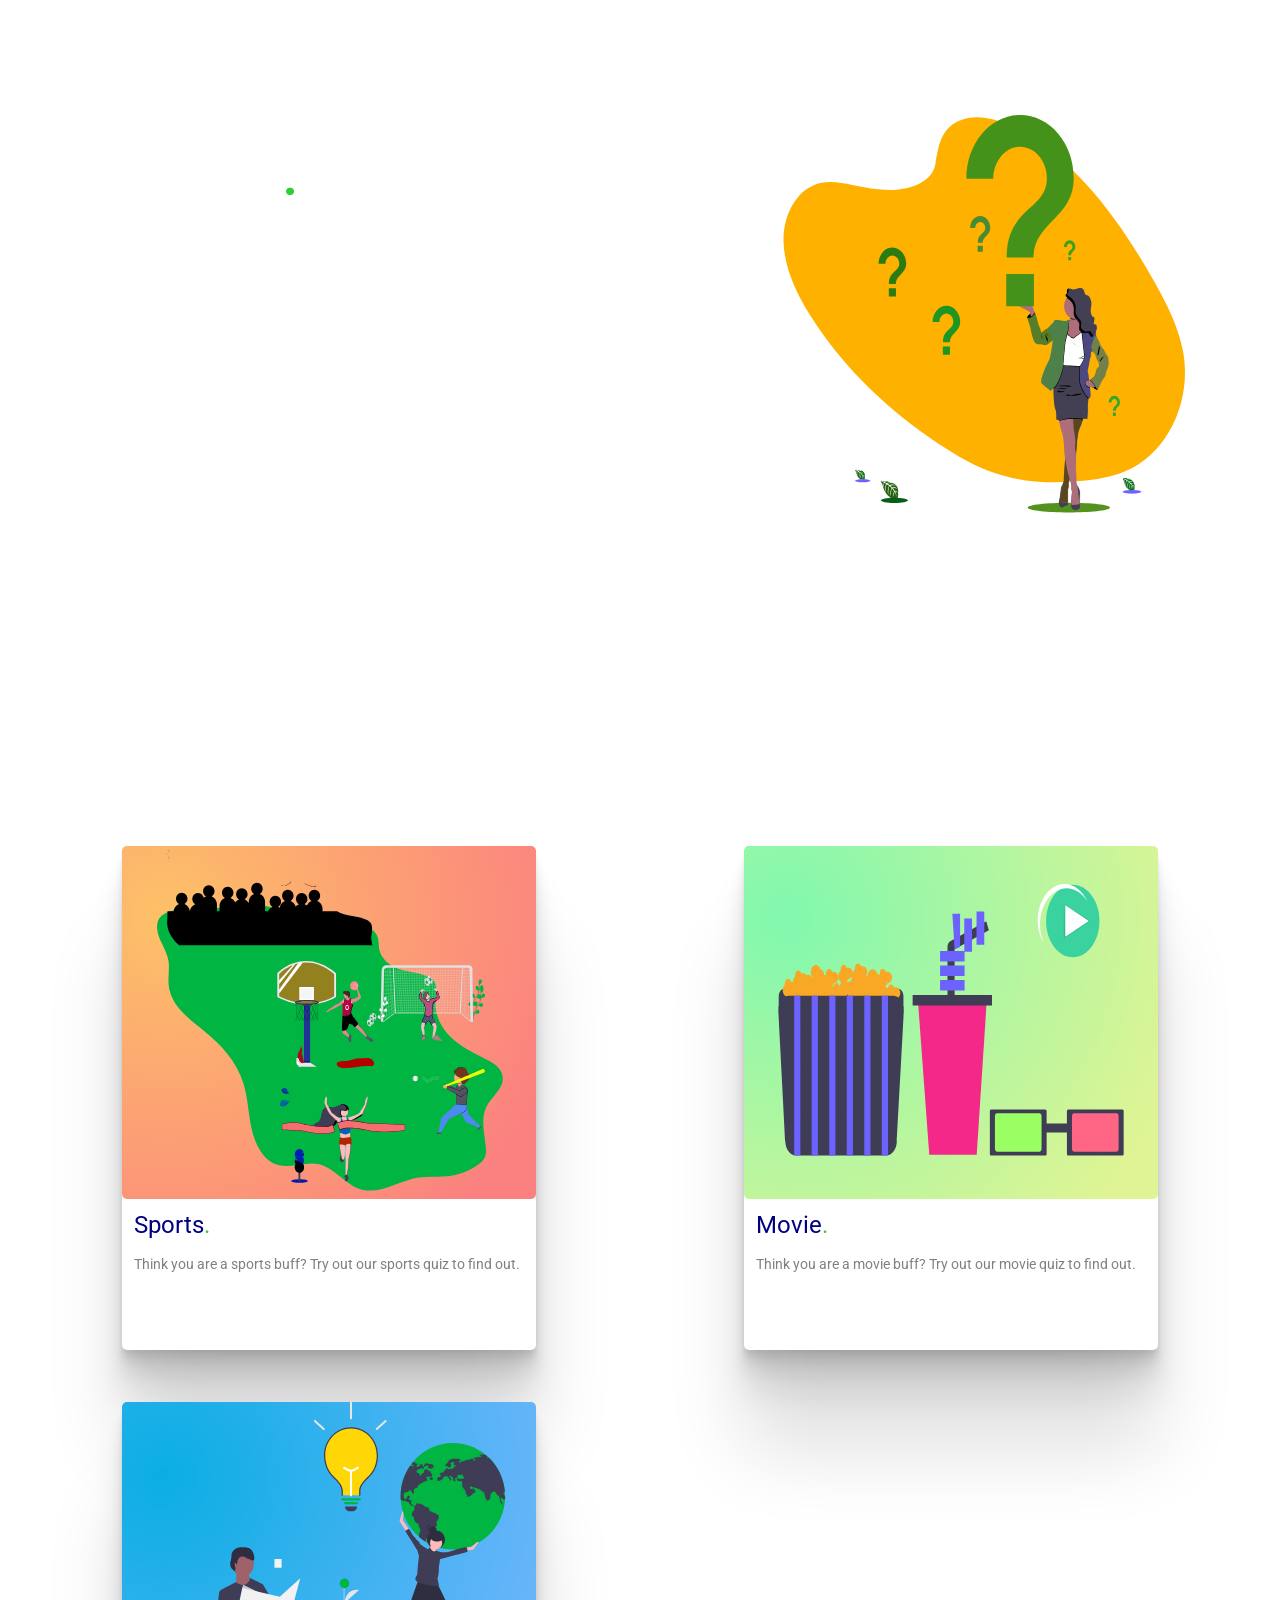
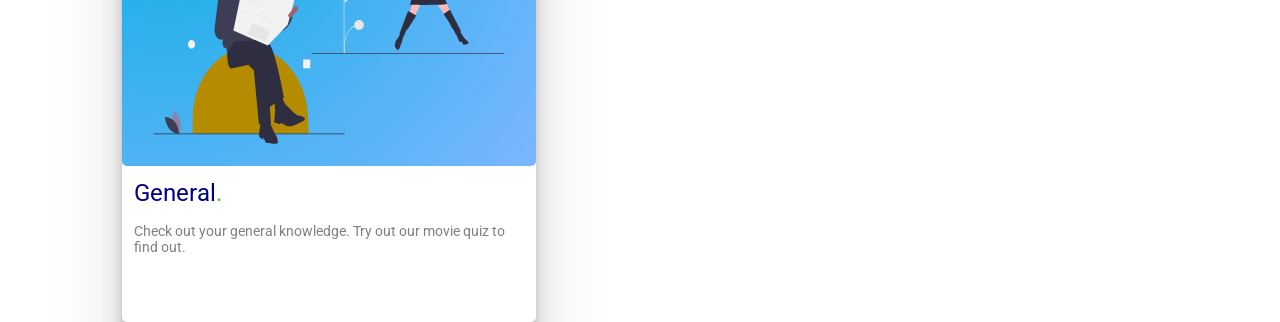
<file: index.html>
<!DOCTYPE html>
<html lang="en">
  <head>
    <meta charset="UTF-8" />
    <!-- <meta name="viewport" content="width=device-width" /> -->
    <meta http-equiv="X-UA-Compatible" content="ie=edge" />
    <link rel="stylesheet" href="index.css" />
    <link
      href="https://fonts.googleapis.com/css2?family=Roboto:wght@300&display=swap"
      rel="stylesheet"
    />
    <title>Quiz for Student</title>
  </head>
  <body>
    <header class="title">
      <div class="title-text">
        <h1 class="big-text">Qureka<span class="dot">.</span></h1>
        <p class="app-desc">
          The next generation quizzing platform, developed and conceptualized by
          Newton School July Batch.
        </p>
      </div>
      <img src="quiz-lady.svg" alt="lady" width="50%" height="150%" />
    </header>

    <section class="quiz-select">
      <a href="index2.html" target="_blank" noopener noreferrer>
        <div class="box">
          <div class="image-container sports">
            <img src="sports.svg" alt="sports" width="100%" height="100%" />
          </div>
          <p class="type">Sports<span class="dot">.</span></p>
          <p class="type-text">
            Think you are a sports buff? Try out our sports quiz to find out.
          </p>
        </div>
      </a>
      <a href="index1.html" target="_blank" noopener noreferrer>
        <div class="box">
          <div class="image-container movie">
            <img src="movie.svg" alt="movie" width="100%" height="100%" />
          </div>
          <p class="type">Movie<span class="dot">.</span></p>
          <p class="type-text">
            Think you are a movie buff? Try out our movie quiz to find out.
          </p>
        </div>
      </a>
      <a href="index3.html" target="_blank" noopener noreferrer>
        <div class="box">
          <div class="image-container general">
            <img src="general1.svg" alt="general" width="100%" height="100%" />
          </div>
          <p class="type">General<span class="dot">.</span></p>
          <p class="type-text">
            Check out your general knowledge. Try out our movie quiz to find
            out.
          </p>
        </div>
      </a>
    </section>
  </body>
</html>
</file>
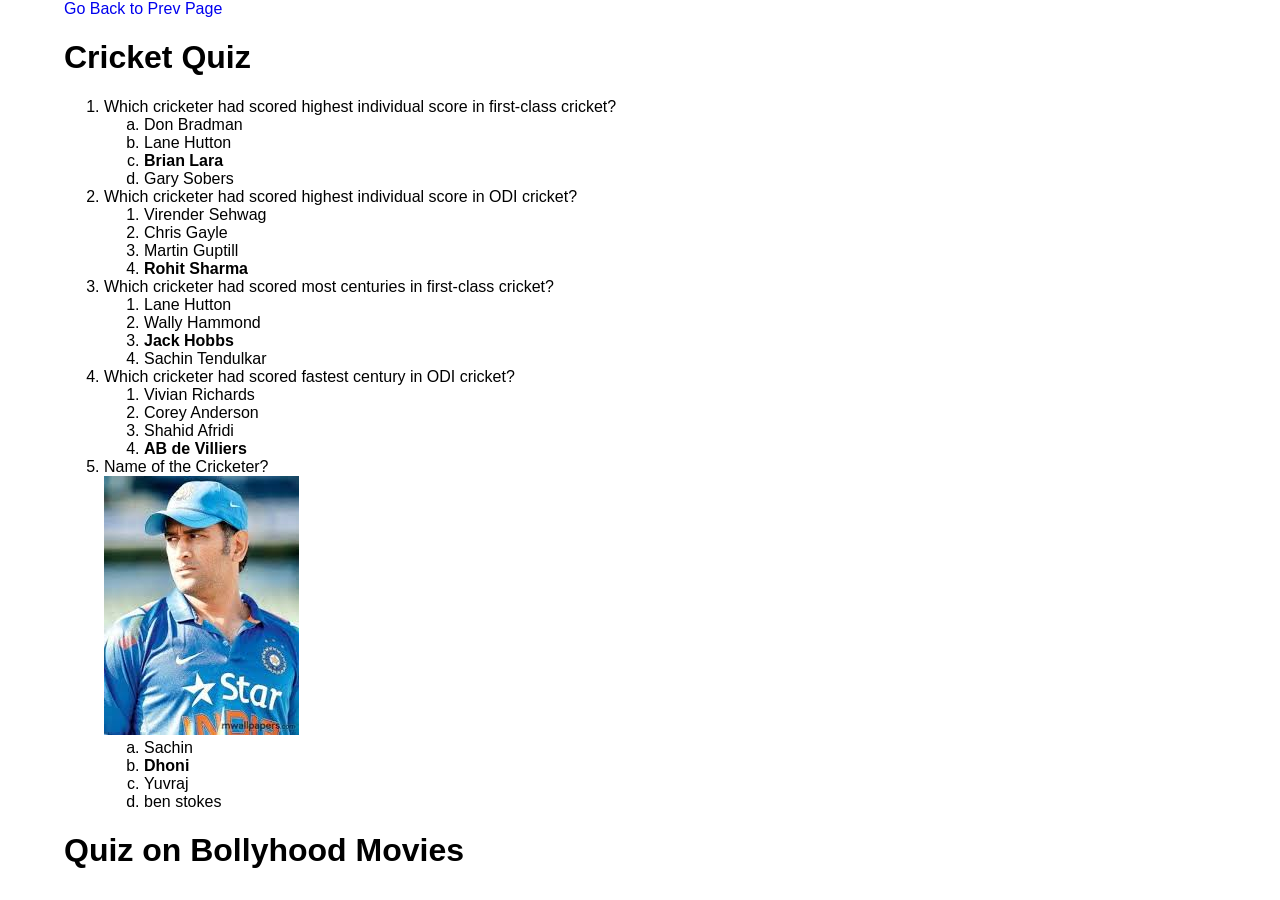
<file: index1.html>
<!DOCTYPE html>
<html lang="en">
  <head>
    <meta charset="UTF-8" />
    <meta name="viewport" content="width=device-width, initial-scale=1.0" />
    <meta http-equiv="X-UA-Compatible" content="ie=edge" />
    <link rel="stylesheet" href="index.css" />
    <title>Quiz for Student</title>
  </head>
  <body>
    <a href="index.html">Go Back to Prev Page</a><br />
    <h1>Cricket Quiz</h1>
    <ol>
      <li>
        Which cricketer had scored highest individual score in first-class
        cricket?
      </li>
      <ol type="a">
        <li>Don Bradman</li>
        <li>Lane Hutton</li>
        <li><strong>Brian Lara</strong></li>
        <li>Gary Sobers</li>
      </ol>
      <li>
        Which cricketer had scored highest individual score in ODI cricket?
      </li>
      <ol>
        <li>Virender Sehwag</li>
        <li>Chris Gayle</li>
        <li>Martin Guptill</li>
        <li><strong>Rohit Sharma</strong></li>
      </ol>
      <li>
        Which cricketer had scored most centuries in first-class cricket?
      </li>
      <ol>
        <li>Lane Hutton</li>
        <li>Wally Hammond</li>
        <li><strong>Jack Hobbs</strong></li>
        <li>Sachin Tendulkar</li>
      </ol>
      <li>Which cricketer had scored fastest century in ODI cricket?</li>
      <ol>
        <li>Vivian Richards</li>
        <li>Corey Anderson</li>
        <li>Shahid Afridi</li>
        <li><strong>AB de Villiers</strong></li>
      </ol>
      <li>
        Name of the Cricketer?<br />
        <img
          src="[data-uri]"
          alt="doni"
        />
        <ol type="a">
          <li>Sachin</li>
          <li><strong>Dhoni</strong></li>
          <li>Yuvraj</li>
          <li>ben stokes</li>
        </ol>
      </li>
    </ol>
    <h1>Quiz on Bollyhood Movies</h1>
  </body>
</html>
</file>
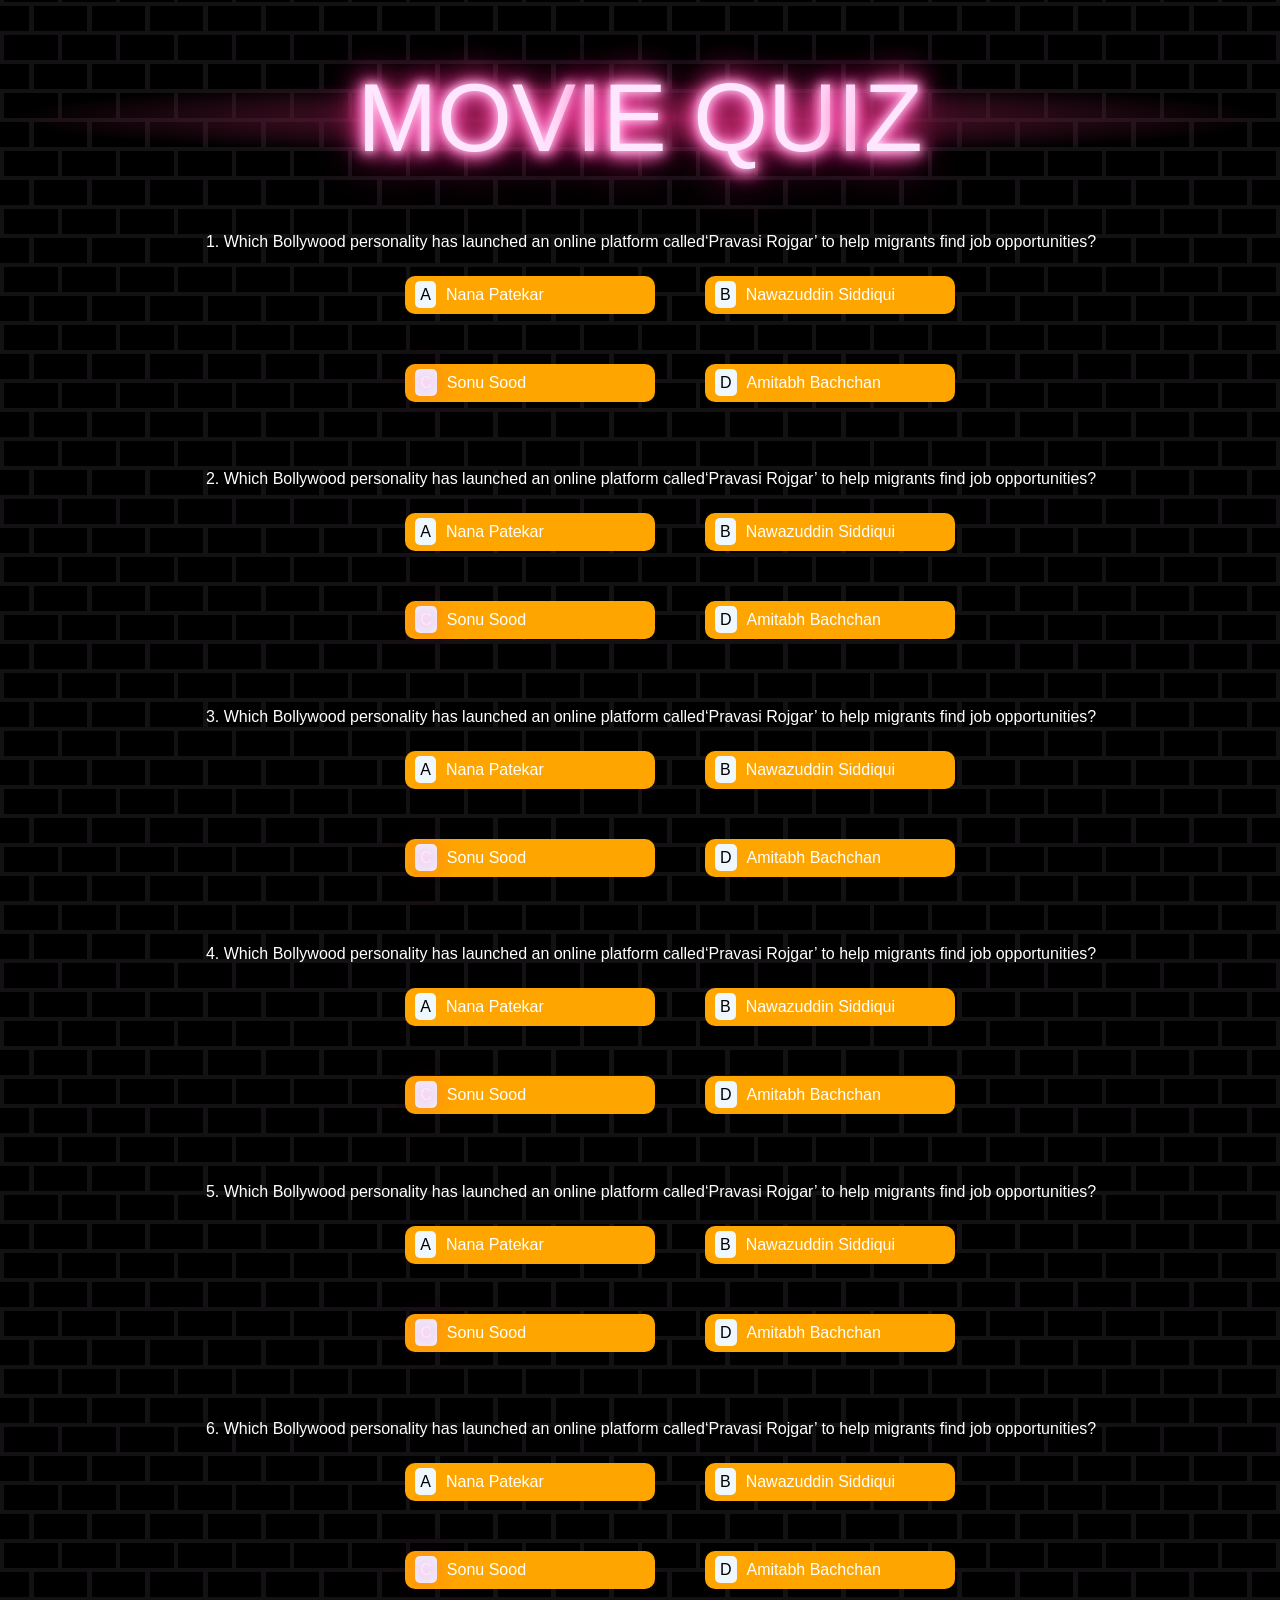
<file: index2.html>
<!DOCTYPE html>
<html lang="en">
  <head>
    <meta charset="UTF-8" />
    <meta name="viewport" content="width=device-width, initial-scale=1.0" />
    <meta http-equiv="X-UA-Compatible" content="ie=edge" />
    <link rel="stylesheet" href="movie.css" />
    <title>Quiz for Student</title>
  </head>
  <body>
    <div class="sign">
      MOV<span class="fast-flicker">I</span>E QU<span class="flicker">I</span>Z
    </div>
    <section class="questions center">
      <ol id="question-list"></ol>
      <script src="index.js"></script>
    </section>
  </body>
</html>
</file>
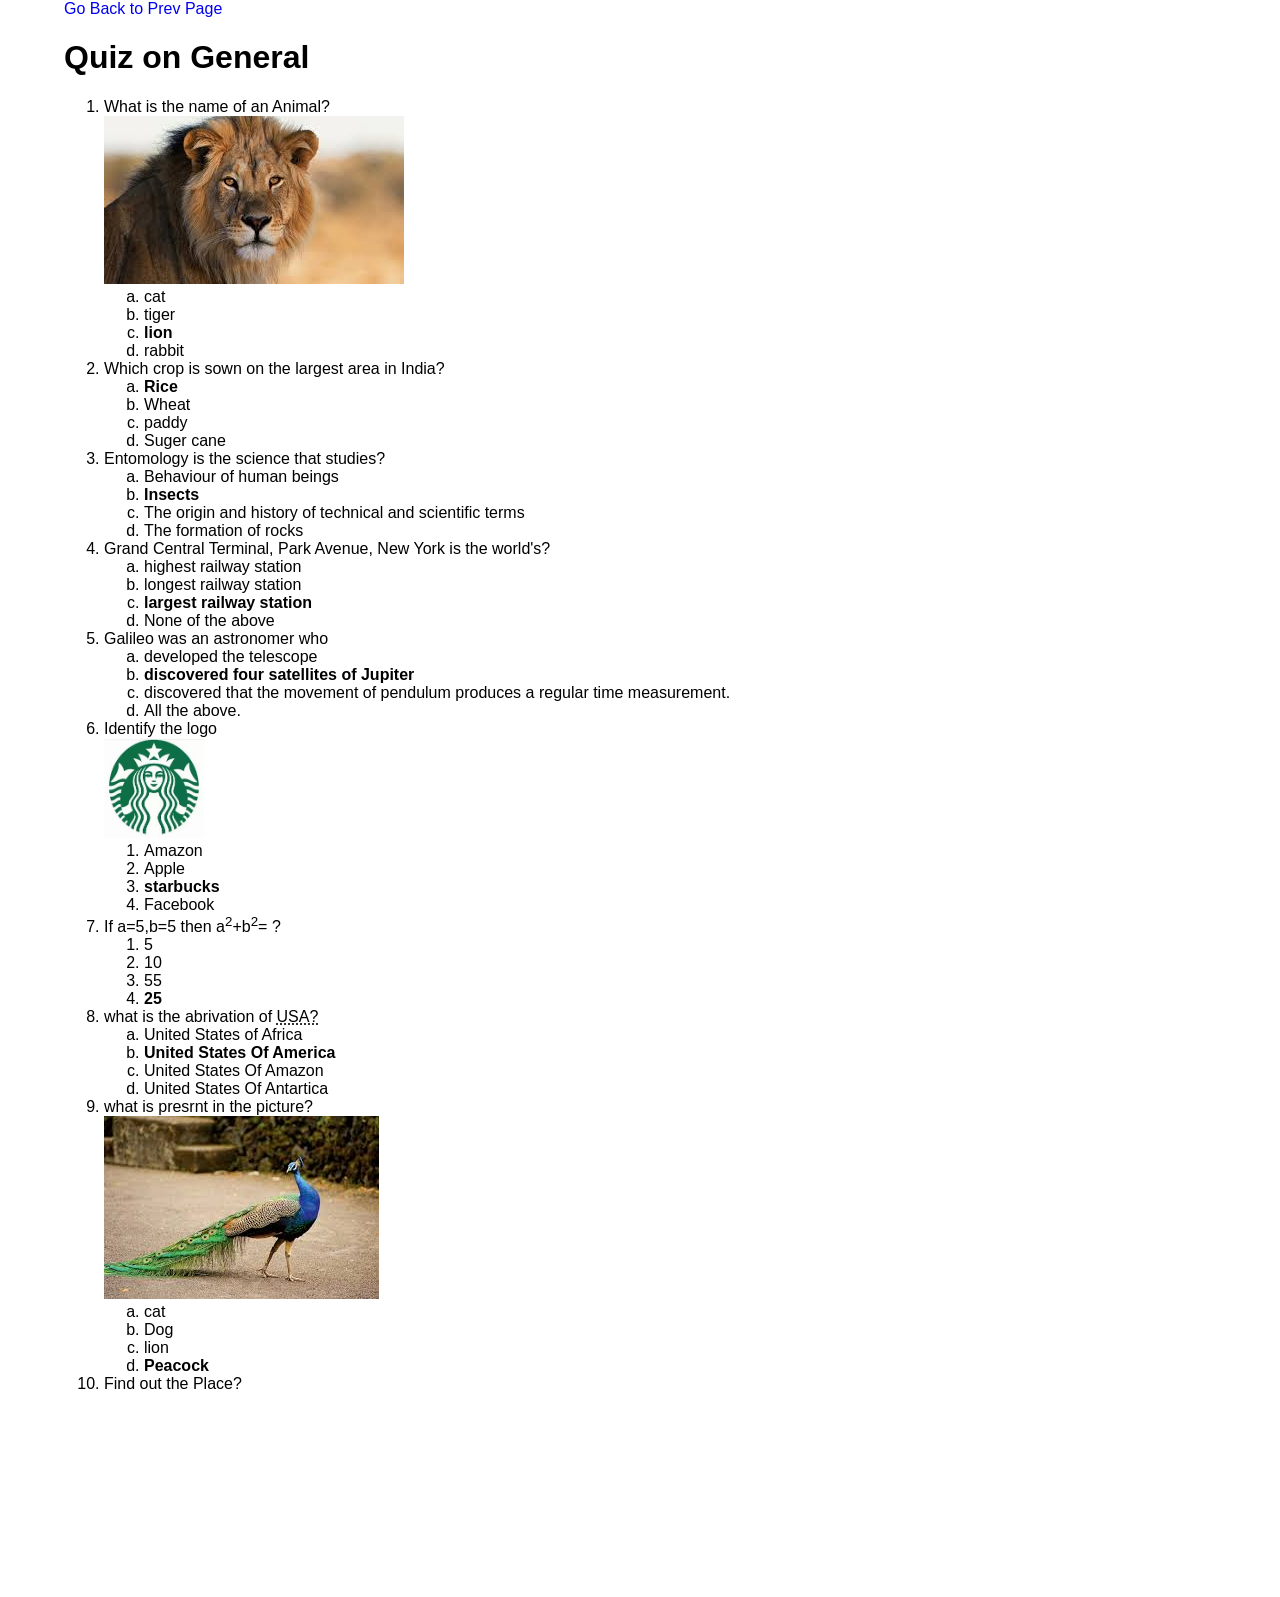
<file: index3.html>
<!DOCTYPE html>
<html lang="en">
  <head>
    <meta charset="UTF-8" />
    <meta name="viewport" content="width=device-width, initial-scale=1.0" />
    <meta http-equiv="X-UA-Compatible" content="ie=edge" />
    <link rel="stylesheet" href="index.css" />
    <title>Quiz for Student</title>
  </head>
  <body>
    <a href="index.html">Go Back to Prev Page</a><br />

    <h1>Quiz on General</h1>
    <ol>
      <li>
        What is the name of an Animal?<br />
        <img
          src="[data-uri]"
          alt="lion"
        />
      </li>
      <ol type="a">
        <li>cat</li>
        <li>tiger</li>
        <li><strong>lion</strong></li>
        <li>rabbit</li>
      </ol>
      <li>Which crop is sown on the largest area in India?</li>
      <ol type="a">
        <li><strong>Rice</strong></li>
        <li>Wheat</li>
        <li>paddy</li>
        <li>Suger cane</li>
      </ol>

      <li>Entomology is the science that studies?</li>

      <ol type="a">
        <li>Behaviour of human beings</li>
        <li><strong>Insects</strong></li>
        <li>The origin and history of technical and scientific terms</li>
        <li>The formation of rocks</li>
      </ol>
      <li>Grand Central Terminal, Park Avenue, New York is the world's?</li>
      <ol type="a">
        <li>highest railway station</li>
        <li>longest railway station</li>
        <li><strong> largest railway station</strong></li>
        <li>None of the above</li>
      </ol>
      <li>Galileo was an astronomer who</li>
      <ol type="a">
        <li>developed the telescope</li>
        <li><strong>discovered four satellites of Jupiter</strong></li>
        <li>
          discovered that the movement of pendulum produces a regular time
          measurement.
        </li>
        <li>All the above.</li>
      </ol>
      <li>
        Identify the logo<br />
        <img
          src="[data-uri]"
          width="100"
          height="100"
          alt="starbucks logo"
        />
      </li>
      <ol>
        <li>Amazon</li>
        <li>Apple</li>
        <li><strong>starbucks</strong></li>
        <li>Facebook</li>
      </ol>
      <li>If a=5,b=5 then a<sup>2</sup>+b<sup>2</sup>= ?</li>
      <ol>
        <li>
          5
        </li>
        <li>10</li>
        <li>55</li>
        <li><strong>25</strong></li>
      </ol>
      <li>
        what is the abrivation of
        <abbr title="United States Of America">USA?</abbr>
      </li>
      <ol type="a">
        <li>United States of Africa</li>
        <li><strong>United States Of America</strong></li>
        <li>United States Of Amazon</li>
        <li>United States Of Antartica</li>
      </ol>
      <li>what is presrnt in the picture?<br/>
        <img src="[data-uri]" alt="peacock">
              </li>
              <ol type="a">
                <li>cat</li>
                <li>Dog</li>
                <li>lion</li>
                <li><strong>Peacock</strong></li>
            </ol>
            <li>Find out the Place? </li>
            <iframe width="300" height="200" src="https://www.youtube.com/embed/UfEiKK-iX70?start=21&end0m29s" frameborder="0" allow="accelerometer; autoplay; encrypted-media; gyroscope; picture-in-picture" allowfullscreen></iframe>
    </ol>
  </body>
</html>
</file>
<file: index.css>
* {
  font-family: "Roboto", sans-serif;
  box-sizing: border-box;
}

body {
  height: 100vh;
  margin: 0;
  padding: 0 5% 0 5%;
  background-image: url("background.png");
}

.title {
  display: flex;
  justify-content: space-between;
  margin: 10% 0 5% 5%;
  width: 100%;
  height: 30%;
}

.title-text {
  width: 30%;
}

.big-text {
  font-size: 50px;
  color: white;
  margin-bottom: 2%;
}

.app-desc {
  color: white;
}

.dot {
  color: limegreen;
}

.quiz-select {
  margin: 20% 5% 10% 5%;
  height: 60%;
  display: flex;
  flex-direction: row;
  justify-content: space-between;
}

a {
  width: 30%;
  text-decoration: none;
}

.box {
  box-shadow: 0 2.8px 2.2px rgba(0, 0, 0, 0.034),
    0 6.7px 5.3px rgba(0, 0, 0, 0.048), 0 12.5px 10px rgba(0, 0, 0, 0.06),
    0 22.3px 17.9px rgba(0, 0, 0, 0.072), 0 41.8px 33.4px rgba(0, 0, 0, 0.086),
    0 100px 80px rgba(0, 0, 0, 0.12);

  background: white;
  border-radius: 5px;
  width: 100%;
  height: 100%;
  display: flex;
  flex-direction: column;
  transition: transform 0.2s;
}

.image-container {
  height: 70%;
  width: 100%;

  border-radius: 5px;
}

.center {
  display: flex;
  justify-content: center;
  align-items: center;
}

.sports {
  background-image: radial-gradient(
    circle farthest-corner at 10% 20%,
    rgba(253, 193, 104, 1) 0%,
    rgba(251, 128, 128, 1) 90%
  );
}

.general {
  background-image: radial-gradient(
    circle farthest-corner at 10% 20%,
    rgba(10, 174, 227, 1) 0%,
    rgba(124, 182, 255, 1) 100.2%
  );
}

.movie {
  background-image: radial-gradient(
    circle farthest-corner at 10% 20%,
    rgba(128, 248, 174, 1) 0%,
    rgba(223, 244, 148, 1) 90%
  );
}

.box:hover {
  transform: scale(1.1);
  cursor: pointer;
}

.type {
  margin: 3% 3% 1% 3%;
  color: navy;
  font-size: 24px;
}

.type-text {
  margin: 3%;
  font-size: 14px;
  color: gray;
}

@media (max-width: 768px) {
  .quiz-select {
    margin-top: 70%;
    flex-wrap: wrap;
  }
  a {
    margin-bottom: 5%;
    width: 100%;
  }
}

@media (min-width: 768px) and (max-width: 992px), (orientation: landscape) {
  .quiz-select {
    margin-top: 40%;
    flex-wrap: wrap;
  }
  a {
    margin-bottom: 5%;
    width: 40%;
  }
}
</file>
<file: movie.css>
* {
  font-family: "Roboto", sans-serif;
  box-sizing: border-box;
}

body {
  height: 100vh;
  background-color: #141114;
  background-image: linear-gradient(335deg, black 23px, transparent 23px),
    linear-gradient(155deg, black 23px, transparent 23px),
    linear-gradient(335deg, black 23px, transparent 23px),
    linear-gradient(155deg, black 23px, transparent 23px);
  background-size: 58px 58px;
  background-position: 0px 2px, 4px 35px, 29px 31px, 34px 6px;
}

.questions {
  color: white;
}

.center {
  display: flex;
  justify-content: center;
  align-items: center;
}

section > ol > li {
  margin-top: 5%;
}

section > ol > ol > li {
  margin: 3%;
  width: 30%;
  background-color: orange;
  border-radius: 10px;
  padding: 10px;
  list-style-type: none;
}

ol[type] > li:hover {
  background-color: red;
}

ol[type] > li.correct:hover {
  background-color: green;
}

ol[type] {
  display: flex;
  flex-wrap: wrap;
  justify-content: center;
  align-items: center;
  width: 100%;
}

.option {
  padding: 5px;
  border: 1px solid whitesmokes;
  background-color: aliceblue;
  color: black;
  border-radius: 5px;
  margin-right: 10px;
}

.sign {
  display: flex;
  justify-content: center;
  align-items: center;
  background-image: radial-gradient(
    ellipse 50% 35% at 50% 50%,
    #6b1839,
    transparent
  );
  margin-top: 5%;
  letter-spacing: 2;
  text-transform: uppercase;
  font-size: 6em;
  color: #ffe6ff;
  text-shadow: 0 0 0.6rem #ffe6ff, 0 0 1.5rem #ff65bd,
    -0.2rem 0.1rem 1rem #ff65bd, 0.2rem 0.1rem 1rem #ff65bd,
    0 -0.5rem 2rem #ff2483, 0 0.5rem 3rem #ff2483;
  animation: shine 2s forwards, flicker 3s infinite;
}

@keyframes blink {
  0%,
  22%,
  36%,
  75% {
    color: #ffe6ff;
    text-shadow: 0 0 0.6rem #ffe6ff, 0 0 1.5rem #ff65bd,
      -0.2rem 0.1rem 1rem #ff65bd, 0.2rem 0.1rem 1rem #ff65bd,
      0 -0.5rem 2rem #ff2483, 0 0.5rem 3rem #ff2483;
  }
  28%,
  33% {
    color: #ff65bd;
    text-shadow: none;
  }
  82%,
  97% {
    color: #ff2483;
    text-shadow: none;
  }
}

.flicker {
  animation: shine 2s forwards, blink 3s 2s infinite;
}

.fast-flicker {
  animation: shine 2s forwards, blink 10s 1s infinite;
}

@keyframes shine {
  0% {
    color: #6b1839;
    text-shadow: none;
  }
  100% {
    color: #ffe6ff;
    text-shadow: 0 0 0.6rem #ffe6ff, 0 0 1.5rem #ff65bd,
      -0.2rem 0.1rem 1rem #ff65bd, 0.2rem 0.1rem 1rem #ff65bd,
      0 -0.5rem 2rem #ff2483, 0 0.5rem 3rem #ff2483;
  }
}

@keyframes flicker {
  from {
    opacity: 1;
  }

  4% {
    opacity: 0.9;
  }

  6% {
    opacity: 0.85;
  }

  8% {
    opacity: 0.95;
  }

  10% {
    opacity: 0.9;
  }

  11% {
    opacity: 0.922;
  }

  12% {
    opacity: 0.9;
  }

  14% {
    opacity: 0.95;
  }

  16% {
    opacity: 0.98;
  }

  17% {
    opacity: 0.9;
  }

  19% {
    opacity: 0.93;
  }

  20% {
    opacity: 0.99;
  }

  24% {
    opacity: 1;
  }

  26% {
    opacity: 0.94;
  }

  28% {
    opacity: 0.98;
  }

  37% {
    opacity: 0.93;
  }

  38% {
    opacity: 0.5;
  }

  39% {
    opacity: 0.96;
  }

  42% {
    opacity: 1;
  }

  44% {
    opacity: 0.97;
  }

  46% {
    opacity: 0.94;
  }

  56% {
    opacity: 0.9;
  }

  58% {
    opacity: 0.9;
  }

  60% {
    opacity: 0.99;
  }

  68% {
    opacity: 1;
  }

  70% {
    opacity: 0.9;
  }

  72% {
    opacity: 0.95;
  }

  93% {
    opacity: 0.93;
  }

  95% {
    opacity: 0.95;
  }

  97% {
    opacity: 0.93;
  }

  to {
    opacity: 1;
  }
}

@media (max-width: 768px) {
  ol[type] > li {
    width: 100%;
  }
}
</file>
